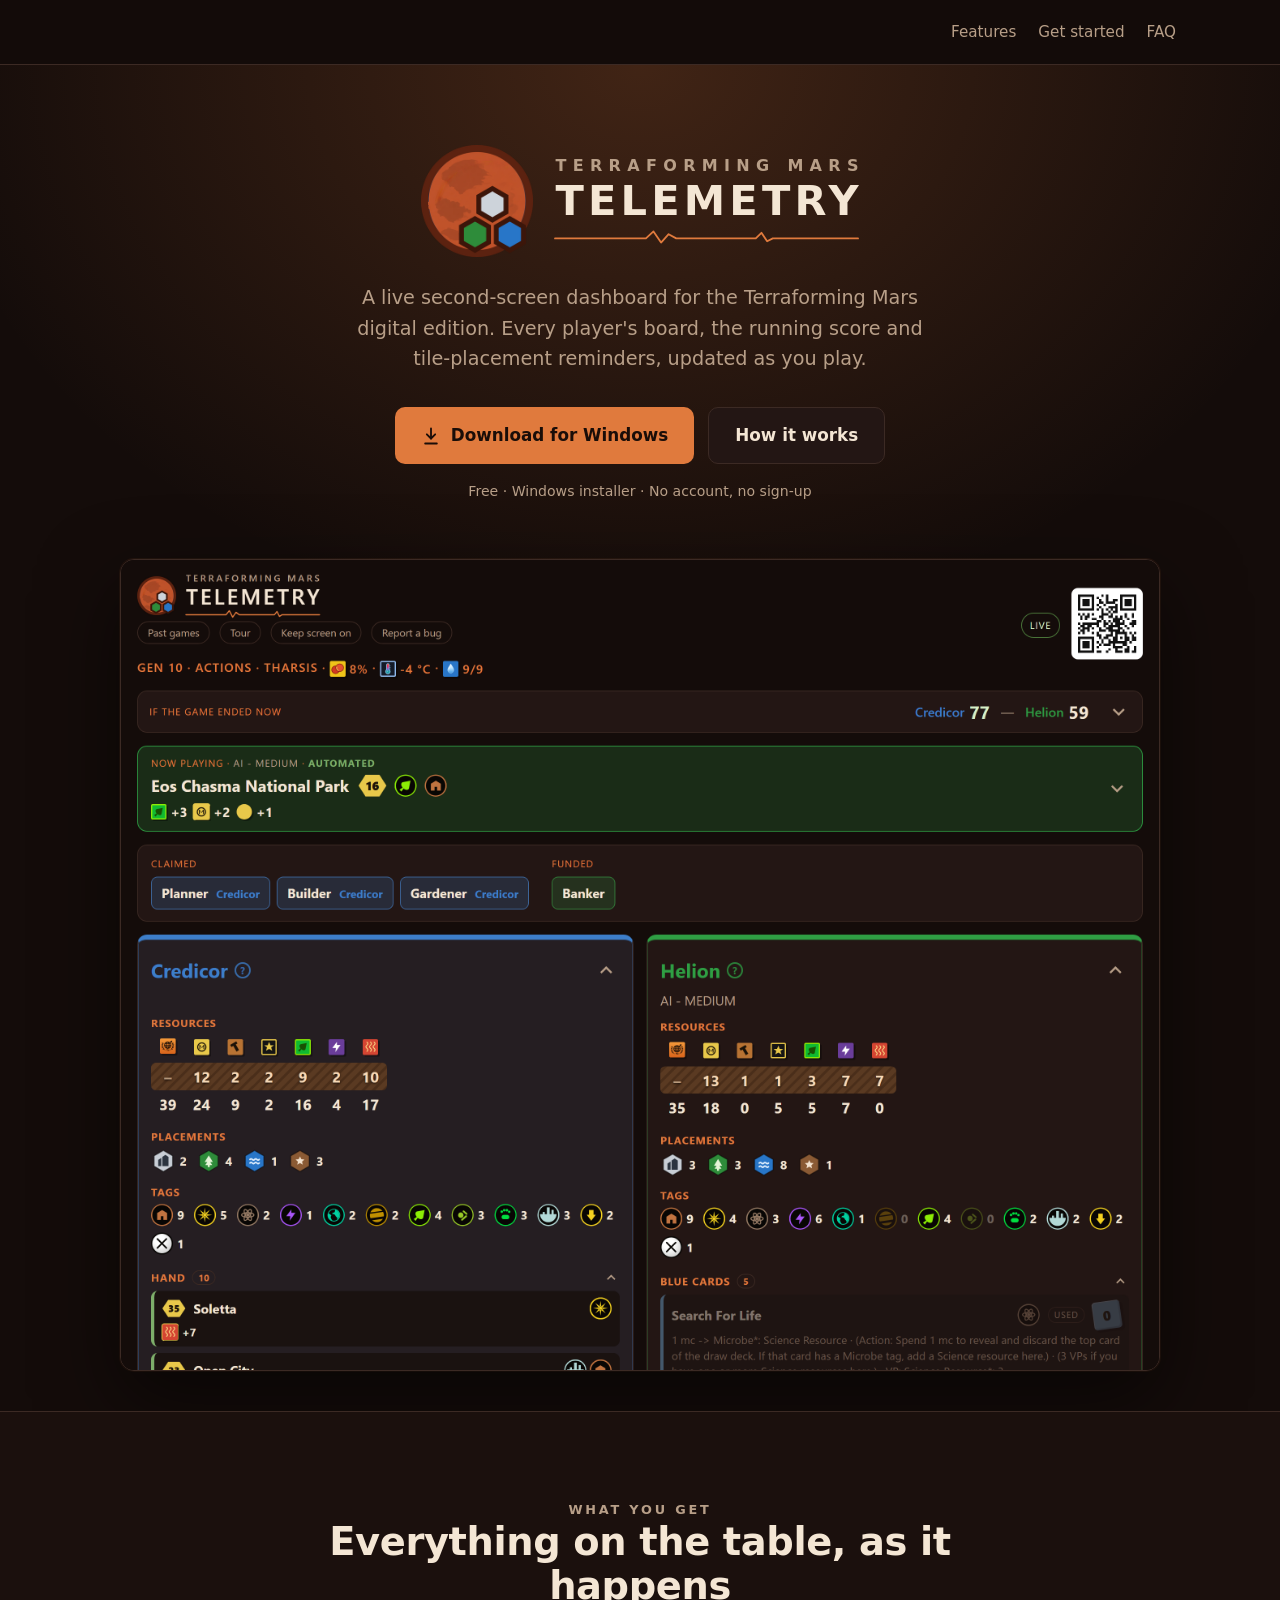
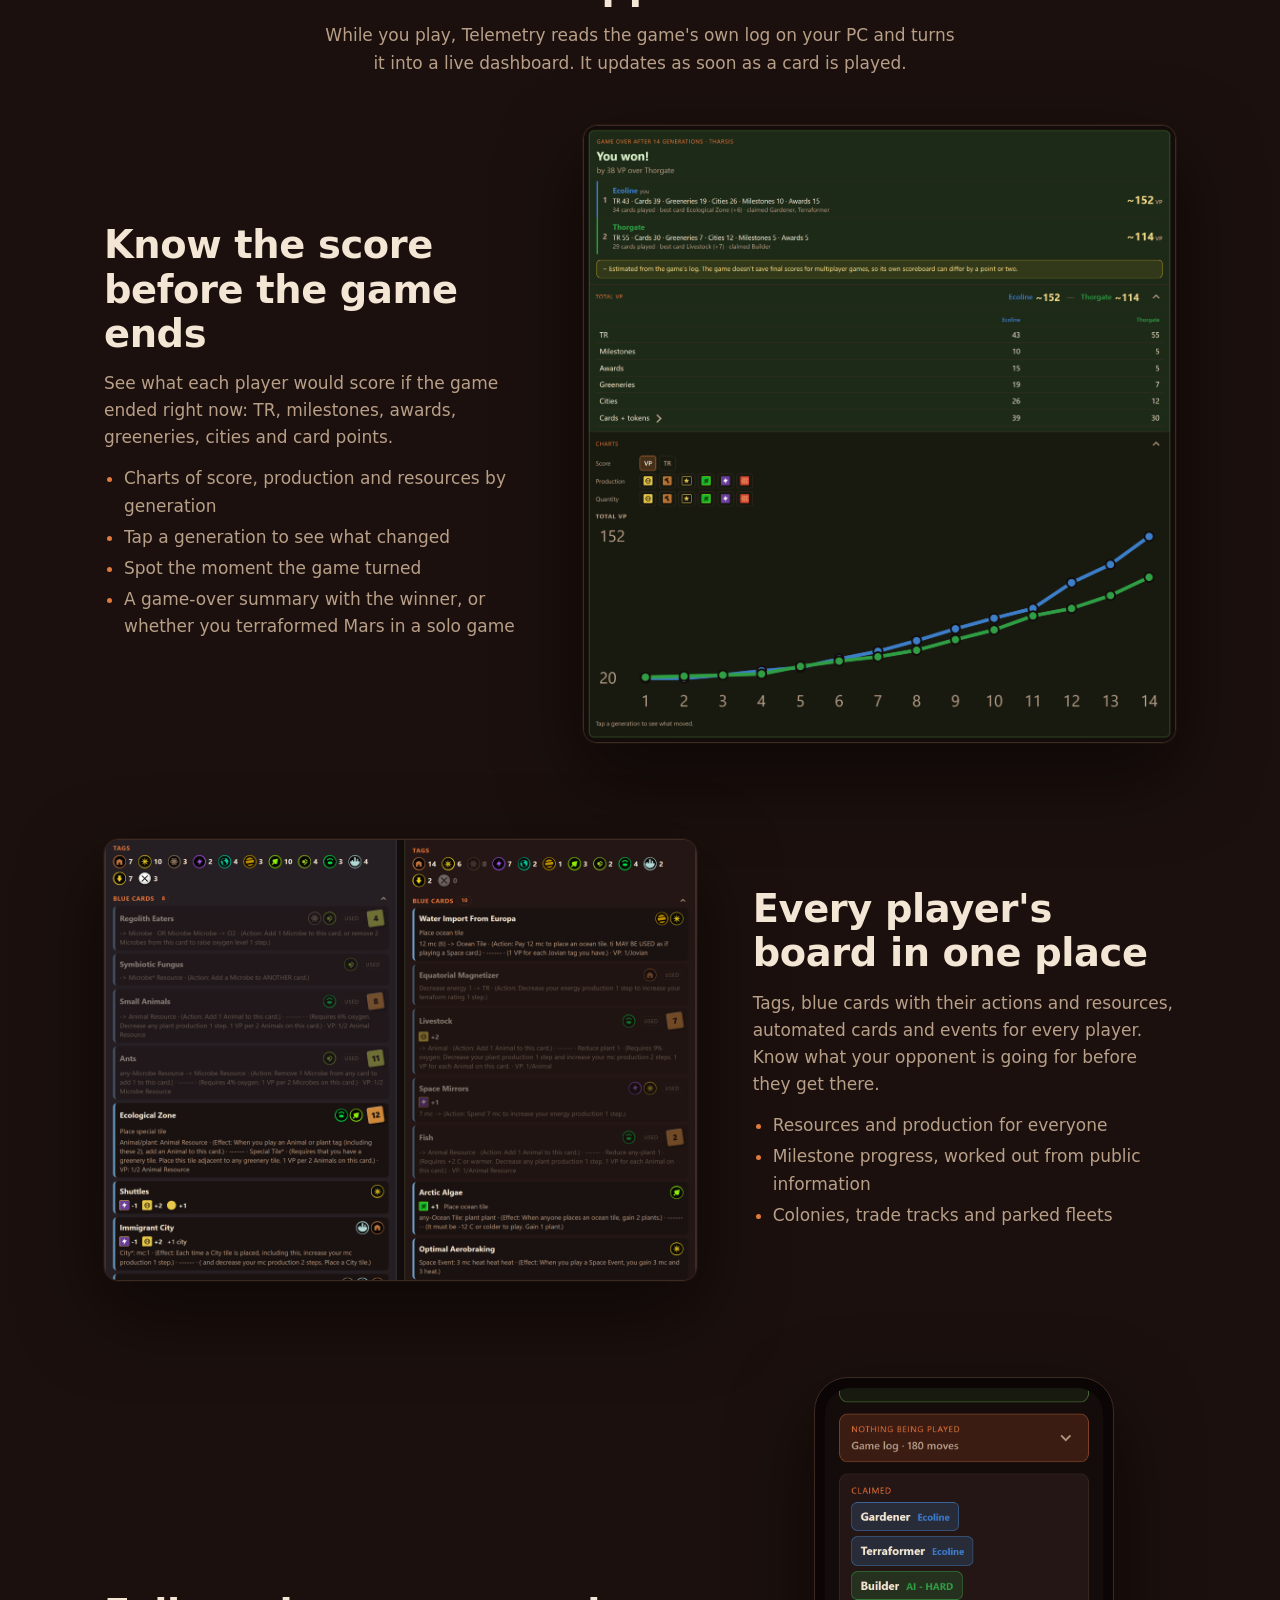
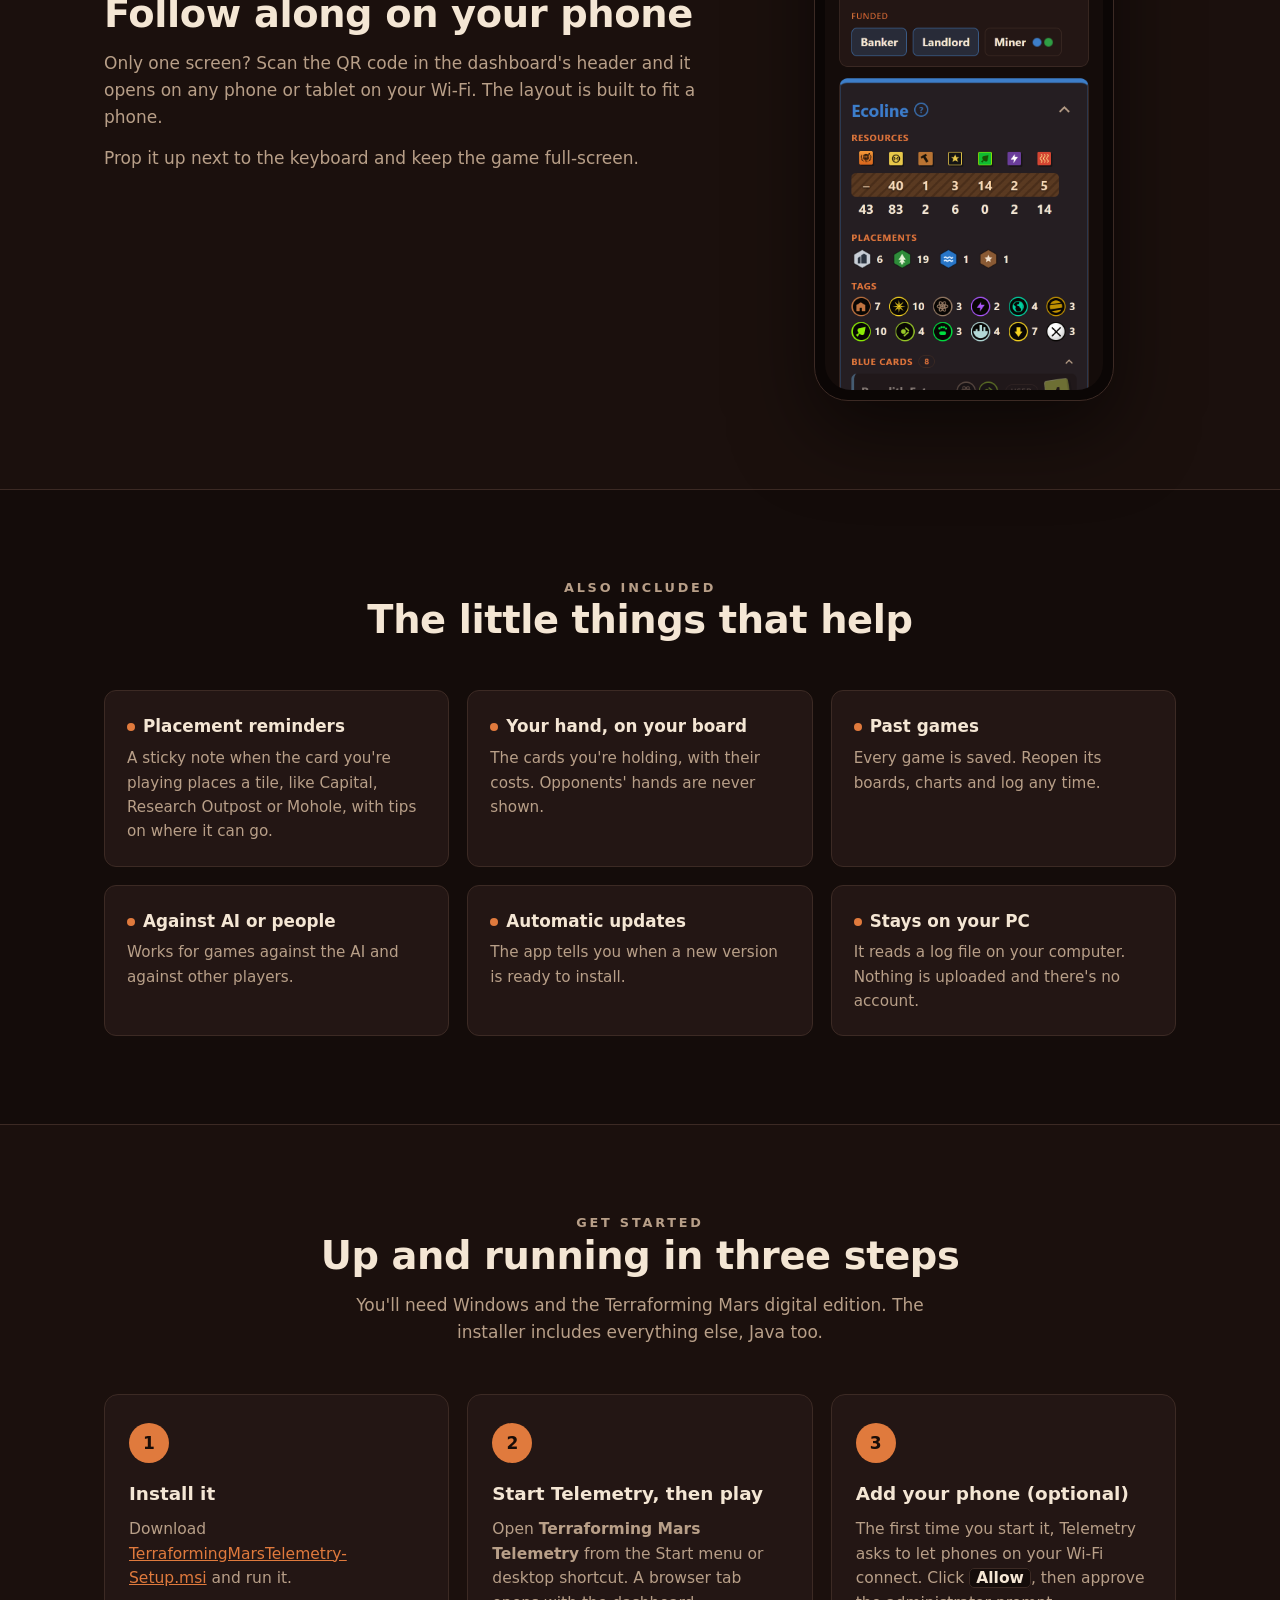
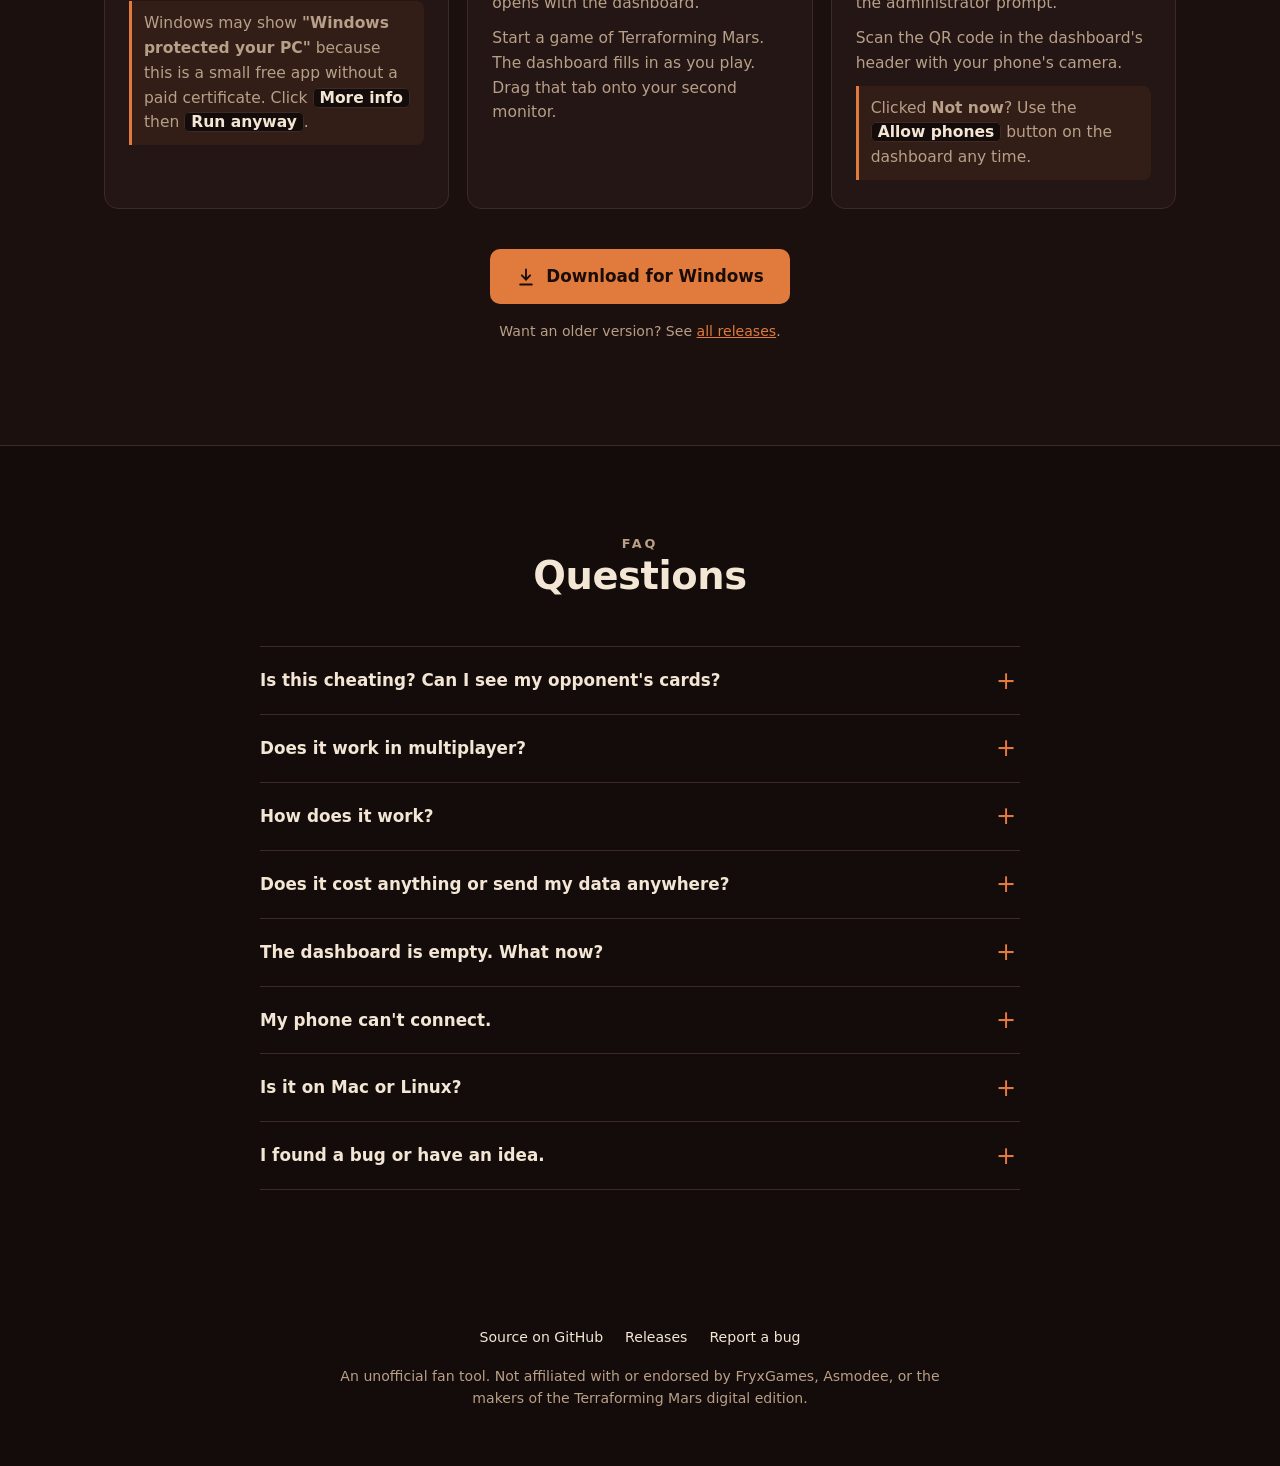
<file: docs/index.html>
<!doctype html>
<html lang="en">
<head>
  <meta charset="utf-8">
  <meta name="viewport" content="width=device-width, initial-scale=1">
  <title>Terraforming Mars Telemetry</title>
  <meta name="description" content="A free, live second-screen dashboard for the Terraforming Mars digital edition. Every player's board, a running score with charts, and tile-placement reminders.">
  <meta name="google-site-verification" content="xFfsZNE9Dfe5kfTkGX2vtCind02Q_PhET1TV8y6r7MQ">
  <link rel="canonical" href="https://villunus.github.io/terraforming-mars-telemetry/">
  <link rel="icon" href="logo.png">
  <meta property="og:title" content="Terraforming Mars Telemetry">
  <meta property="og:description" content="A free, live second-screen dashboard for the Terraforming Mars digital edition.">
  <meta property="og:image" content="https://villunus.github.io/terraforming-mars-telemetry/screenshots/overview.png">
  <meta property="og:type" content="website">
  <style>
    :root {
      --bg: #140c0a;
      --bg-2: #1b100d;
      --panel: #231614;
      --ink: #f4e6d4;
      --muted: #b89f88;
      --accent: #e07a3d;
      --accent-ink: #1a0d08;
      --blue: #6ea8d4;
      --green: #7dae6a;
      --line: #3c2a24;
    }
    * { box-sizing: border-box; }
    html { scroll-behavior: smooth; }
    body {
      margin: 0;
      background: var(--bg);
      color: var(--ink);
      font: 17px/1.6 "Segoe UI", system-ui, -apple-system, sans-serif;
    }
    img { max-width: 100%; height: auto; display: block; }
    a { color: var(--accent); }
    .wrap { max-width: 1120px; margin: 0 auto; padding: 0 24px; }

    /* Header */
    header.nav { position: sticky; top: 0; z-index: 10; background: rgba(20, 12, 10, 0.88); backdrop-filter: blur(8px); border-bottom: 1px solid var(--line); }
    header.nav .wrap { display: flex; align-items: center; justify-content: space-between; height: 64px; gap: 16px; }
    .brand { display: flex; align-items: center; gap: 10px; color: var(--ink); text-decoration: none; transition: opacity 0.2s ease; }
    /* The hero already shows the logo; the bar's copy appears once the hero's has scrolled away. */
    .brand.away { opacity: 0; pointer-events: none; }
    .brand img { width: 36px; height: 36px; }
    .brand span { display: flex; flex-direction: column; line-height: 1.05; }
    .brand small { font-size: 0.62rem; letter-spacing: 0.2em; text-transform: uppercase; color: var(--muted); font-weight: 600; }
    .brand b { font-size: 1.05rem; letter-spacing: 0.1em; text-transform: uppercase; font-weight: 600; }
    nav.links { display: flex; gap: 22px; font-size: 0.95rem; }
    nav.links a { color: var(--muted); text-decoration: none; }
    nav.links a:hover { color: var(--ink); }

    /* Buttons */
    .btn {
      display: inline-flex; align-items: center; gap: 10px;
      padding: 14px 26px; border-radius: 10px;
      font-weight: 600; font-size: 1.05rem; text-decoration: none;
      transition: transform 0.12s ease, background 0.12s ease;
    }
    .btn:hover { transform: translateY(-1px); }
    .btn-primary { background: var(--accent); color: var(--accent-ink); }
    .btn-primary:hover { background: #ec8a4e; }
    .btn-ghost { color: var(--ink); border: 1px solid var(--line); background: var(--panel); }
    .btn-ghost:hover { border-color: var(--muted); }
    .btn svg { width: 20px; height: 20px; }

    /* Hero */
    .hero {
      text-align: center; padding: 80px 0 40px;
      background: radial-gradient(ellipse 80% 60% at 50% 0%, rgba(224, 122, 61, 0.22), transparent 70%);
    }
    .eyebrow { color: var(--accent); font-size: 0.8rem; letter-spacing: 0.22em; text-transform: uppercase; font-weight: 600; margin: 0 0 14px; }
    /* Logo mark, then a two-line wordmark whose lines are the same width (fitWordmark below), as in the app. */
    .lockup { display: inline-flex; align-items: center; gap: 22px; margin: 0 0 26px; font-weight: 600; line-height: 1; }
    .lockup img { width: 112px; height: 112px; flex: 0 0 auto; }
    .lockup-text { display: inline-flex; flex-direction: column; align-items: flex-start; width: fit-content; text-align: left; }
    .lockup-game { font-size: 1rem; letter-spacing: 0.2em; text-transform: uppercase; color: var(--muted); white-space: nowrap; }
    .lockup-app { margin-top: 6px; font-size: 2.6rem; letter-spacing: 0.1em; text-transform: uppercase; color: var(--ink); white-space: nowrap; }
    .lockup-signal { display: block; align-self: stretch; width: 100%; height: 14px; margin-top: 8px; overflow: visible; }
    .lockup-signal polyline { fill: none; stroke: var(--accent); stroke-width: 1.8; stroke-linejoin: round; stroke-linecap: round; vector-effect: non-scaling-stroke; }
    .hero p.lead { font-size: clamp(1.05rem, 2vw, 1.2rem); color: var(--muted); max-width: 48ch; margin: 0 auto 32px; }
    .cta { display: flex; justify-content: center; flex-wrap: wrap; gap: 14px; }
    .fine { color: var(--muted); font-size: 0.88rem; margin-top: 16px; }
    .hero-shot { margin: 56px auto 0; max-width: 1040px; }
    .shot { border-radius: 14px; border: 1px solid var(--line); box-shadow: 0 30px 80px rgba(0, 0, 0, 0.55), 0 0 0 1px rgba(224, 122, 61, 0.08); overflow: hidden; }

    /* Sections */
    section { padding: 88px 0; }
    section.alt { background: var(--bg-2); border-top: 1px solid var(--line); border-bottom: 1px solid var(--line); }
    h2 { font-size: clamp(1.7rem, 3.5vw, 2.4rem); line-height: 1.15; margin: 0 0 14px; letter-spacing: -0.01em; }
    .section-head { text-align: center; max-width: 640px; margin: 0 auto 48px; }
    .section-head p { color: var(--muted); margin: 0; }

    /* Feature rows */
    .feature { display: grid; grid-template-columns: 5fr 7fr; gap: 56px; align-items: center; }
    .feature + .feature { margin-top: 96px; }
    .feature.flip { grid-template-columns: 7fr 5fr; }
    .feature.flip .copy { order: 2; }
    .feature .copy p { color: var(--muted); margin: 0 0 14px; }
    .feature .copy ul { margin: 0; padding-left: 20px; color: var(--muted); }
    .feature .copy li { margin: 4px 0; }
    .feature .copy li::marker { color: var(--accent); }
    .feature.phone { grid-template-columns: 7fr 5fr; }
    .phone-frame { max-width: 300px; margin: 0 auto; border-radius: 34px; padding: 10px; background: #0b0605; border: 1px solid var(--line); box-shadow: 0 30px 80px rgba(0, 0, 0, 0.55); }
    .phone-frame img { border-radius: 26px; }

    /* Extras grid */
    .grid { display: grid; grid-template-columns: repeat(3, 1fr); gap: 18px; }
    .card { background: var(--panel); border: 1px solid var(--line); border-radius: 12px; padding: 22px; }
    .card h3 { margin: 0 0 6px; font-size: 1.05rem; }
    .card p { margin: 0; color: var(--muted); font-size: 0.95rem; }
    .card .dot { display: inline-block; width: 8px; height: 8px; border-radius: 50%; background: var(--accent); margin-right: 8px; vertical-align: middle; }

    /* Steps */
    .steps { display: grid; grid-template-columns: repeat(3, 1fr); gap: 18px; counter-reset: step; }
    .step { background: var(--panel); border: 1px solid var(--line); border-radius: 14px; padding: 28px 24px; position: relative; }
    .step::before {
      counter-increment: step; content: counter(step);
      display: grid; place-items: center; width: 40px; height: 40px; border-radius: 50%;
      background: var(--accent); color: var(--accent-ink); font-weight: 700; margin-bottom: 16px;
    }
    .step h3 { margin: 0 0 8px; font-size: 1.15rem; }
    .step p { margin: 0 0 10px; color: var(--muted); font-size: 0.97rem; }
    .step p:last-child { margin-bottom: 0; }
    .note { border-left: 3px solid var(--accent); background: rgba(224, 122, 61, 0.08); padding: 10px 12px; border-radius: 0 8px 8px 0; font-size: 0.92rem; color: var(--ink); }
    kbd { font: inherit; font-weight: 600; color: var(--ink); background: var(--bg); border: 1px solid var(--line); border-radius: 5px; padding: 0 6px; white-space: nowrap; }
    .get-cta { text-align: center; margin-top: 40px; }

    /* FAQ */
    .faq { max-width: 760px; margin: 0 auto; }
    details { border-bottom: 1px solid var(--line); }
    details:first-child { border-top: 1px solid var(--line); }
    summary { cursor: pointer; list-style: none; padding: 20px 36px 20px 0; font-weight: 600; font-size: 1.05rem; position: relative; }
    summary::-webkit-details-marker { display: none; }
    summary::after { content: "+"; position: absolute; right: 4px; top: 50%; transform: translateY(-50%); color: var(--accent); font-size: 1.5rem; font-weight: 400; }
    details[open] summary::after { content: "\2212"; }
    details p { margin: 0 0 20px; color: var(--muted); }
    code { font-family: Consolas, "Cascadia Mono", monospace; font-size: 0.88em; background: var(--panel); border: 1px solid var(--line); border-radius: 5px; padding: 1px 6px; word-break: break-all; }

    /* Footer */
    footer { padding: 48px 0 56px; color: var(--muted); font-size: 0.88rem; text-align: center; }
    footer .links { display: flex; justify-content: center; flex-wrap: wrap; gap: 22px; margin-bottom: 16px; }
    footer .links a { color: var(--ink); text-decoration: none; }
    footer p { max-width: 640px; margin: 0 auto; }

    @media (max-width: 860px) {
      nav.links a.hide-sm { display: none; }
      .feature, .feature.flip, .feature.phone { grid-template-columns: 1fr; gap: 28px; }
      .feature.flip .copy { order: 0; }
      .feature + .feature { margin-top: 72px; }
      .grid, .steps { grid-template-columns: 1fr; }
      section { padding: 64px 0; }
      .hero { padding-top: 56px; }
    }
    @media (max-width: 480px) {
      .wrap { padding: 0 16px; }
      .lockup { gap: 14px; }
      .lockup img { width: 72px; height: 72px; }
      .lockup-game { font-size: 0.72rem; }
      .lockup-app { font-size: 1.75rem; margin-top: 4px; }
      .lockup-signal { height: 10px; margin-top: 5px; }
      nav.links { gap: 14px; }
      .btn { width: 100%; justify-content: center; }
      .brand small { display: none; }
    }
  </style>
</head>
<body>

<header class="nav">
  <div class="wrap">
    <a class="brand" href="#top">
      <img src="logo.png" alt="">
      <span><small>Terraforming Mars</small><b>Telemetry</b></span>
    </a>
    <nav class="links">
      <a class="hide-sm" href="#features">Features</a>
      <a href="#get-started">Get started</a>
      <a href="#faq">FAQ</a>
    </nav>
  </div>
</header>

<main id="top">
  <div class="hero">
    <div class="wrap">
      <h1 class="lockup" aria-label="Terraforming Mars Telemetry">
        <img src="logo-256.png" alt="" width="256" height="256">
        <span class="lockup-text" aria-hidden="true">
          <span class="lockup-game">Terraforming Mars</span>
          <span class="lockup-app">Telemetry</span>
          <svg class="lockup-signal" viewBox="0 0 160 10" preserveAspectRatio="none">
            <polyline points="0,6 40,6 48,6 52,1 56,9 60,3 64,6 100,6 106,6 109,2 112,8 115,6 160,6"/>
          </svg>
        </span>
      </h1>
      <p class="lead">A live second-screen dashboard for the Terraforming Mars digital edition. Every player's board, the running score and tile-placement reminders, updated as you play.</p>
      <div class="cta">
        <a class="btn btn-primary" href="https://github.com/Villunus/terraforming-mars-telemetry/releases/download/latest/TerraformingMarsTelemetry-Setup.msi">
          <svg viewBox="0 0 24 24" fill="none" stroke="currentColor" stroke-width="2.2" stroke-linecap="round" stroke-linejoin="round" aria-hidden="true"><path d="M12 3v12"/><path d="m7 10 5 5 5-5"/><path d="M5 21h14"/></svg>
          Download for Windows
        </a>
        <a class="btn btn-ghost" href="#get-started">How it works</a>
      </div>
      <p class="fine">Free &middot; Windows installer &middot; No account, no sign-up</p>
      <div class="hero-shot shot">
        <img src="screenshots/overview.png" width="2560" height="1998" alt="The dashboard during a game: the generation with oxygen, temperature and oceans, the score if the game ended now, the card being played, milestones and awards, and each player's resources, production and tags">
      </div>
    </div>
  </div>

  <section id="features" class="alt">
    <div class="wrap">
      <div class="section-head">
        <p class="eyebrow">What you get</p>
        <h2>Everything on the table, as it happens</h2>
        <p>While you play, Telemetry reads the game's own log on your PC and turns it into a live dashboard. It updates as soon as a card is played.</p>
      </div>

      <div class="feature">
        <div class="copy">
          <h2>Know the score before the game ends</h2>
          <p>See what each player would score if the game ended right now: TR, milestones, awards, greeneries, cities and card points.</p>
          <ul>
            <li>Charts of score, production and resources by generation</li>
            <li>Tap a generation to see what changed</li>
            <li>Spot the moment the game turned</li>
            <li>A game-over summary with the winner, or whether you terraformed Mars in a solo game</li>
          </ul>
        </div>
        <div class="shot"><img src="screenshots/scoreboard.png" width="2520" height="2629" loading="lazy" alt="The game-over summary, score breakdown table and a VP-per-generation chart for two players"></div>
      </div>

      <div class="feature flip">
        <div class="copy">
          <h2>Every player's board in one place</h2>
          <p>Tags, blue cards with their actions and resources, automated cards and events for every player. Know what your opponent is going for before they get there.</p>
          <ul>
            <li>Resources and production for everyone</li>
            <li>Milestone progress, worked out from public information</li>
            <li>Colonies, trade tracks and parked fleets</li>
          </ul>
        </div>
        <div class="shot"><img src="screenshots/boards.png" width="2480" height="1848" loading="lazy" alt="Tags and blue cards for two players side by side"></div>
      </div>

      <div class="feature phone">
        <div class="copy">
          <h2>Follow along on your phone</h2>
          <p>Only one screen? Scan the QR code in the dashboard's header and it opens on any phone or tablet on your Wi-Fi. The layout is built to fit a phone.</p>
          <p>Prop it up next to the keyboard and keep the game full-screen.</p>
        </div>
        <div class="phone-frame"><img src="screenshots/phone.png" width="780" height="1688" loading="lazy" alt="The card banner, milestones and a player's resources on a phone-sized screen"></div>
      </div>
    </div>
  </section>

  <section>
    <div class="wrap">
      <div class="section-head">
        <p class="eyebrow">Also included</p>
        <h2>The little things that help</h2>
      </div>
      <div class="grid">
        <div class="card"><h3><span class="dot"></span>Placement reminders</h3><p>A sticky note when the card you're playing places a tile, like Capital, Research Outpost or Mohole, with tips on where it can go.</p></div>
        <div class="card"><h3><span class="dot"></span>Your hand, on your board</h3><p>The cards you're holding, with their costs. Opponents' hands are never shown.</p></div>
        <div class="card"><h3><span class="dot"></span>Past games</h3><p>Every game is saved. Reopen its boards, charts and log any time.</p></div>
        <div class="card"><h3><span class="dot"></span>Against AI or people</h3><p>Works for games against the AI and against other players.</p></div>
        <div class="card"><h3><span class="dot"></span>Automatic updates</h3><p>The app tells you when a new version is ready to install.</p></div>
        <div class="card"><h3><span class="dot"></span>Stays on your PC</h3><p>It reads a log file on your computer. Nothing is uploaded and there's no account.</p></div>
      </div>
    </div>
  </section>

  <section id="get-started" class="alt">
    <div class="wrap">
      <div class="section-head">
        <p class="eyebrow">Get started</p>
        <h2>Up and running in three steps</h2>
        <p>You'll need Windows and the Terraforming Mars digital edition. The installer includes everything else, Java too.</p>
      </div>
      <div class="steps">
        <div class="step">
          <h3>Install it</h3>
          <p>Download <a href="https://github.com/Villunus/terraforming-mars-telemetry/releases/download/latest/TerraformingMarsTelemetry-Setup.msi">TerraformingMarsTelemetry-Setup.msi</a> and run it.</p>
          <p class="note">Windows may show <b>"Windows protected your PC"</b> because this is a small free app without a paid certificate. Click <kbd>More info</kbd> then <kbd>Run anyway</kbd>.</p>
        </div>
        <div class="step">
          <h3>Start Telemetry, then play</h3>
          <p>Open <b>Terraforming Mars Telemetry</b> from the Start menu or desktop shortcut. A browser tab opens with the dashboard.</p>
          <p>Start a game of Terraforming Mars. The dashboard fills in as you play. Drag that tab onto your second monitor.</p>
        </div>
        <div class="step">
          <h3>Add your phone (optional)</h3>
          <p>The first time you start it, Telemetry asks to let phones on your Wi-Fi connect. Click <kbd>Allow</kbd>, then approve the administrator prompt.</p>
          <p>Scan the QR code in the dashboard's header with your phone's camera.</p>
          <p class="note">Clicked <b>Not now</b>? Use the <kbd>Allow phones</kbd> button on the dashboard any time.</p>
        </div>
      </div>
      <div class="get-cta">
        <a class="btn btn-primary" href="https://github.com/Villunus/terraforming-mars-telemetry/releases/download/latest/TerraformingMarsTelemetry-Setup.msi">
          <svg viewBox="0 0 24 24" fill="none" stroke="currentColor" stroke-width="2.2" stroke-linecap="round" stroke-linejoin="round" aria-hidden="true"><path d="M12 3v12"/><path d="m7 10 5 5 5-5"/><path d="M5 21h14"/></svg>
          Download for Windows
        </a>
        <p class="fine">Want an older version? See <a href="https://github.com/Villunus/terraforming-mars-telemetry/releases">all releases</a>.</p>
      </div>
    </div>
  </section>

  <section id="faq">
    <div class="wrap">
      <div class="section-head">
        <p class="eyebrow">FAQ</p>
        <h2>Questions</h2>
      </div>
      <div class="faq">
        <details>
          <summary>Is this cheating? Can I see my opponent's cards?</summary>
          <p>No. Opponents' hands are never shown. Everything on the dashboard is something you could find in the game by clicking around: boards, tags, played cards, milestones and awards. Telemetry puts it all on one screen.</p>
        </details>
        <details>
          <summary>Does it work in multiplayer?</summary>
          <p>Yes. It works in games against the AI and against other people.</p>
        </details>
        <details>
          <summary>How does it work?</summary>
          <p>The digital edition writes a log of every move to a file on your PC. Telemetry reads that file as it changes and shows it in your browser. It doesn't touch the game itself.</p>
        </details>
        <details>
          <summary>Does it cost anything or send my data anywhere?</summary>
          <p>It's free. It runs on your own PC and doesn't upload your games or need an account. The only thing it checks online is whether a new version is available.</p>
        </details>
        <details>
          <summary>The dashboard is empty. What now?</summary>
          <p>Make sure you're playing the PC digital edition and that a game has started. Telemetry reads the log at <code>%USERPROFILE%\AppData\LocalLow\LuckyHammers\Terraforming Mars\Player.log</code>. If yours is somewhere else, <a href="https://github.com/Villunus/terraforming-mars-telemetry/issues">open an issue</a> and let me know.</p>
        </details>
        <details>
          <summary>My phone can't connect.</summary>
          <p>Your phone needs to be on the same Wi-Fi as your PC. If Windows Firewall is blocking it, click <kbd>Allow phones</kbd> on the dashboard and approve the administrator prompt. Then scan the QR code again.</p>
        </details>
        <details>
          <summary>Is it on Mac or Linux?</summary>
          <p>Not yet. The installer is for Windows only.</p>
        </details>
        <details>
          <summary>I found a bug or have an idea.</summary>
          <p>Great! Please <a href="https://github.com/Villunus/terraforming-mars-telemetry/issues">open an issue on GitHub</a>.</p>
        </details>
      </div>
    </div>
  </section>
</main>

<footer>
  <div class="wrap">
    <div class="links">
      <a href="https://github.com/Villunus/terraforming-mars-telemetry">Source on GitHub</a>
      <a href="https://github.com/Villunus/terraforming-mars-telemetry/releases">Releases</a>
      <a href="https://github.com/Villunus/terraforming-mars-telemetry/issues">Report a bug</a>
    </div>
    <p>An unofficial fan tool. Not affiliated with or endorsed by FryxGames, Asmodee, or the makers of the Terraforming Mars digital edition.</p>
  </div>
</footer>

<script>
  // Stretch the shorter wordmark line so both lines are the same width (same as fitWordmark in the app).
  function fitWordmark() {
    const lines = [...document.querySelectorAll(".lockup-game, .lockup-app")];
    lines.forEach((el) => { el.style.letterSpacing = ""; el.style.marginRight = ""; });
    const spacing = (el) => parseFloat(getComputedStyle(el).letterSpacing) || 0;
    const visible = (el) => el.getBoundingClientRect().width - spacing(el);
    const target = Math.max(...lines.map(visible));
    for (const el of lines) {
      const ls = spacing(el) + (target - visible(el)) / (el.textContent.length - 1);
      el.style.letterSpacing = `${ls}px`;
      el.style.marginRight = `${-ls}px`;
    }
  }
  document.fonts.ready.then(fitWordmark);
  addEventListener("resize", fitWordmark);

  const brand = document.querySelector(".brand");
  const lockup = document.querySelector(".lockup");
  const syncBrand = () => brand.classList.toggle("away", lockup.getBoundingClientRect().bottom > 64);
  addEventListener("scroll", syncBrand, { passive: true });
  syncBrand();
</script>
</body>
</html>
</file>
